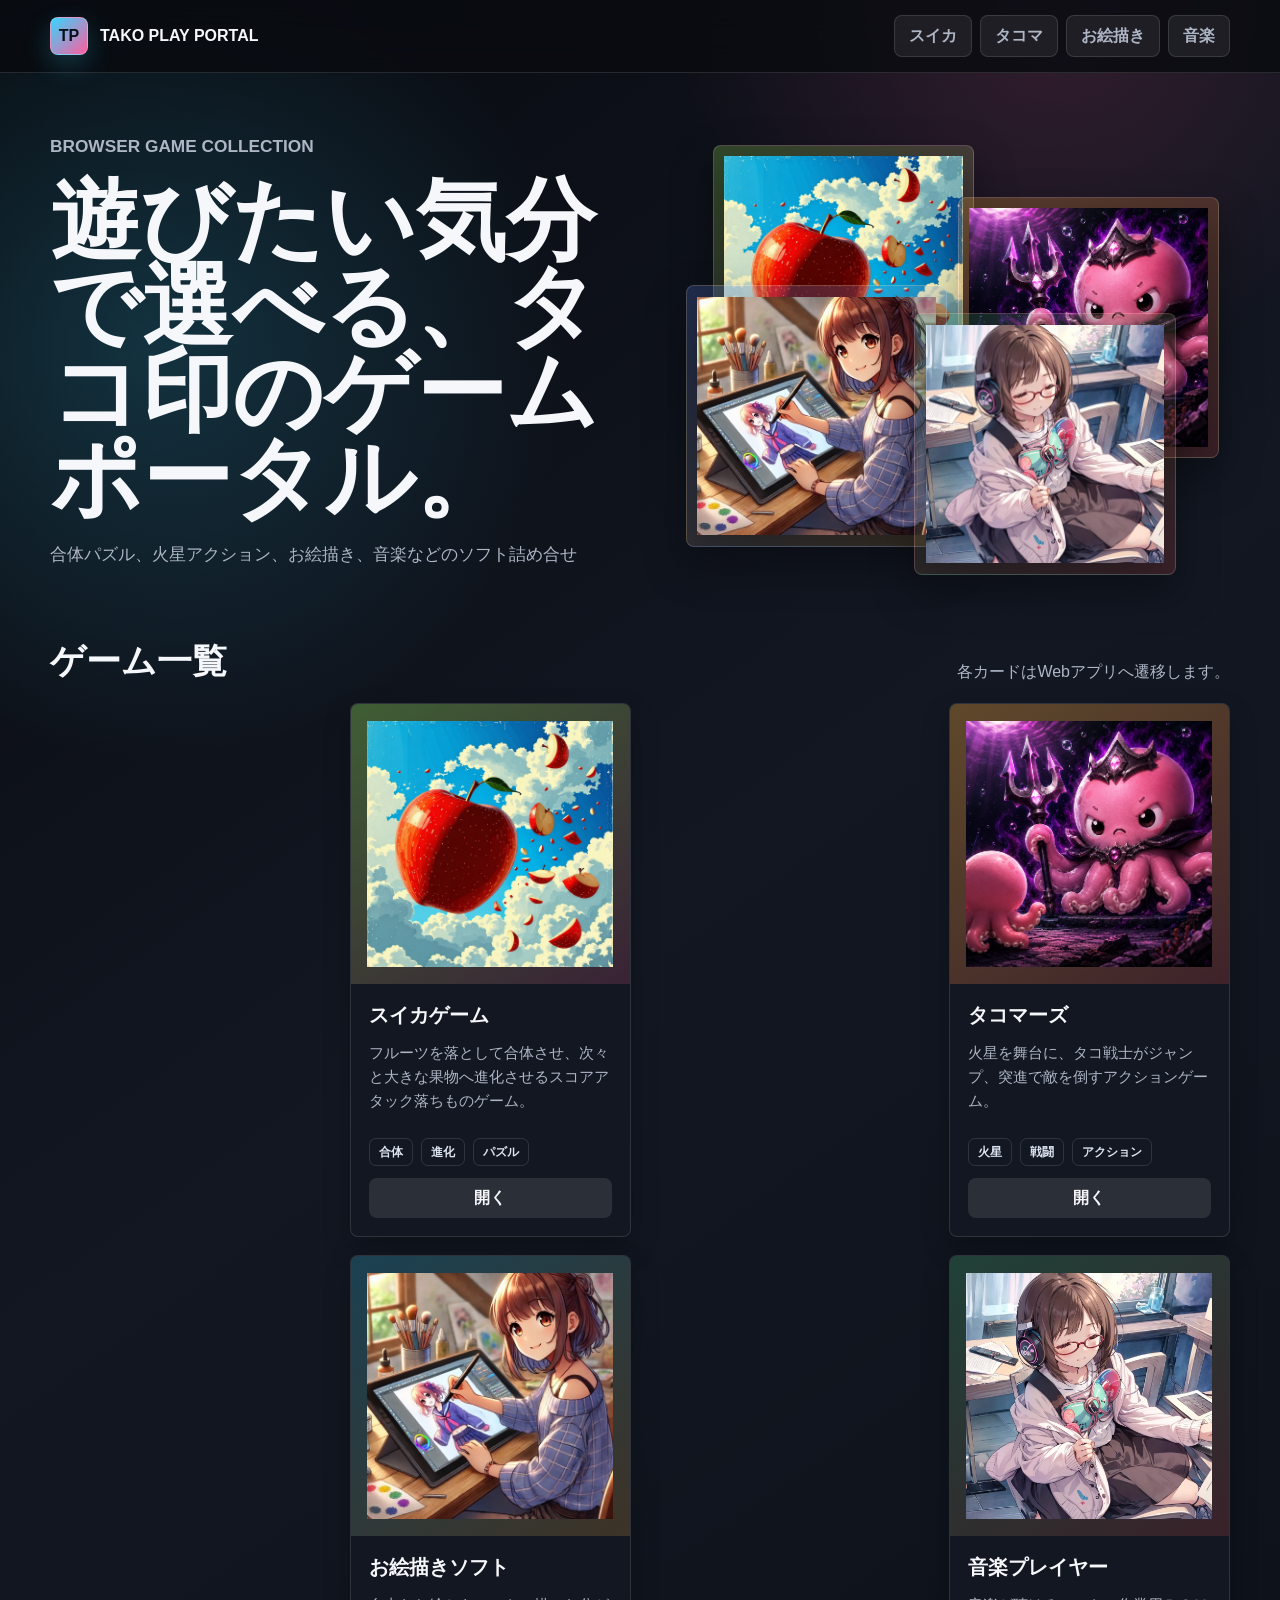
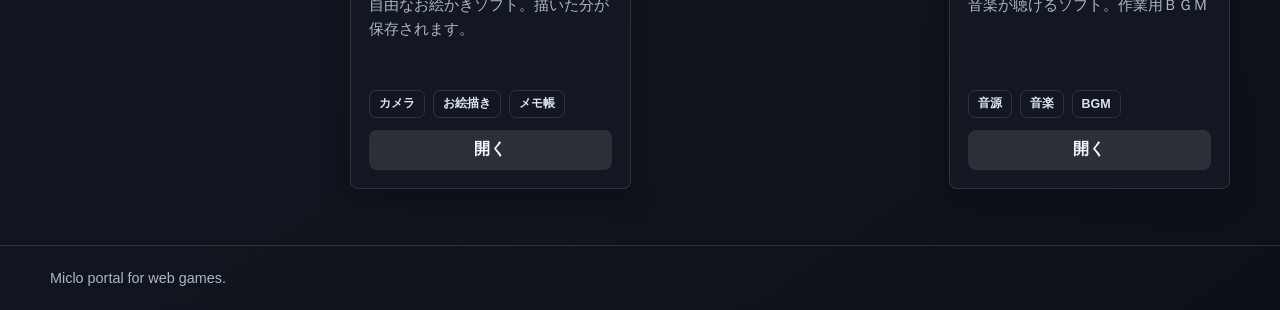
<file: public/index.html>
<!doctype html>
<html lang="ja">
  <head>
    <meta charset="utf-8">
    <meta name="viewport" content="width=device-width, initial-scale=1">
    <title>miclobox</title>
    <link rel="icon" href="icon.png">
    <link rel="manifest" href="manifest.json">
    <link rel="stylesheet" href="portal.css">
  </head>
  <body>
    <script>
    if ('serviceWorker' in navigator) {
        navigator.serviceWorker.register('sw.js')
            .then(() => console.log("sw_ok"))
            .catch(err => console.error("sw_err:", err));
    }
    </script>
    <header class="site-header">
      <div class="site-shell site-nav">
        <a class="brand" href="index.html" aria-label="TAKO PLAY PORTAL ホーム">
          <span class="brand-mark">TP</span>
          <span>TAKO PLAY PORTAL</span>
        </a>
        <nav class="nav-links" aria-label="ゲーム一覧">
          <a class="ghost-button" href="#game1">スイカ</a>
          <a class="ghost-button" href="#game2">タコマ</a>
          <a class="ghost-button" href="#game3">お絵描き</a>
          <a class="ghost-button" href="#game4">音楽</a>
        </nav>
      </div>
    </header>

    <main>
      <section class="site-shell hero">
        <div class="hero-copy">
          <p class="eyebrow">BROWSER GAME COLLECTION</p>
          <h1>遊びたい気分で選べる、タコ印のゲームポータル。</h1>
          <p>
            合体パズル、火星アクション、お絵描き、音楽などのソフト詰め合せ
          </p>
          <!--div class="hero-actions">
            <a class="play-button" href="#games">ゲームを見る</a>
            <a class="ghost-button" href="takomars.html">注目タイトル</a>
          </div-->
        </div>
        <div class="hero-stage" aria-label="ゲームサムネイル">
          <div class="hero-tile"><img src="images/suikagame.png" alt="スイカゲームのサムネイル"></div>
          <div class="hero-tile"><img src="images/takomars.png" alt="タコマーズのサムネイル"></div>
          <div class="hero-tile"><img src="images/paint.png" alt="お絵描きのサムネイル"></div>
          <div class="hero-tile"><img src="images/mplayer.png" alt="音楽プレイヤーのサムネイル"></div>
        </div>
      </section>

      <section class="site-shell" id="games">
        <div class="section-heading">
          <h2>ゲーム一覧</h2>
          <p>各カードはWebアプリへ遷移します。</p>
        </div>

        <div class="game-grid">
          <section class="site-shell" id="game1"></section>
          <article class="game-card" data-tone="fruit">
            <div class="thumb">
              <img src="images/suikagame.png" alt="スイカゲーム">
            </div>
            <div class="game-body">
              <h3>スイカゲーム</h3>
              <p>フルーツを落として合体させ、次々と大きな果物へ進化させるスコアアタック落ちものゲーム。</p>
              <div class="tag-row">
                <span class="tag">合体</span>
                <span class="tag">進化</span>
                <span class="tag">パズル</span>
              </div>
              <a class="card-link" href="suikagame.html">開く</a>
            </div>
          </article>

          <section class="site-shell" id="game2"></section>
          <article class="game-card" data-tone="mars">
            <div class="thumb">
              <img src="images/takomars.png" alt="タコマーズ">
            </div>
            <div class="game-body">
              <h3>タコマーズ</h3>
              <p>火星を舞台に、タコ戦士がジャンプ、突進で敵を倒すアクションゲーム。</p>
              <div class="tag-row">
                <span class="tag">火星</span>
                <span class="tag">戦闘</span>
                <span class="tag">アクション</span>
              </div>
              <a class="card-link" href="takomars.html">開く</a>
            </div>
          </article>

          <section class="site-shell" id="game3"></section>
          <article class="game-card" data-tone="ocean">
            <div class="thumb">
              <img src="images/paint.png" alt="お絵描き">
            </div>
            <div class="game-body">
              <h3>お絵描きソフト</h3>
              <p>自由なお絵かきソフト。描いた分が保存されます。</p>
              <div class="tag-row">
                <span class="tag">カメラ</span>
                <span class="tag">お絵描き</span>
                <span class="tag">メモ帳</span>
              </div>
              <a class="card-link" href="paint.html">開く</a>
            </div>
          </article>

          <section class="site-shell" id="game4"></section>
          <article class="game-card" data-tone="zombie">
            <div class="thumb">
              <img src="images/mplayer.png" alt="音楽プレイヤー">
            </div>
            <div class="game-body">
              <h3>音楽プレイヤー</h3>
              <p>音楽が聴けるソフト。作業用ＢＧＭ</p>
              <div class="tag-row">
                <span class="tag">音源</span>
                <span class="tag">音楽</span>
                <span class="tag">BGM</span>
              </div>
              <a class="card-link" href="mplayer.html">開く</a>
            </div>
          </article>
        </div>
      </section>
    </main>

    <footer class="site-footer">
      <div class="site-shell">Miclo portal for web games.</div>
    </footer>
  </body>
</html>
</file>
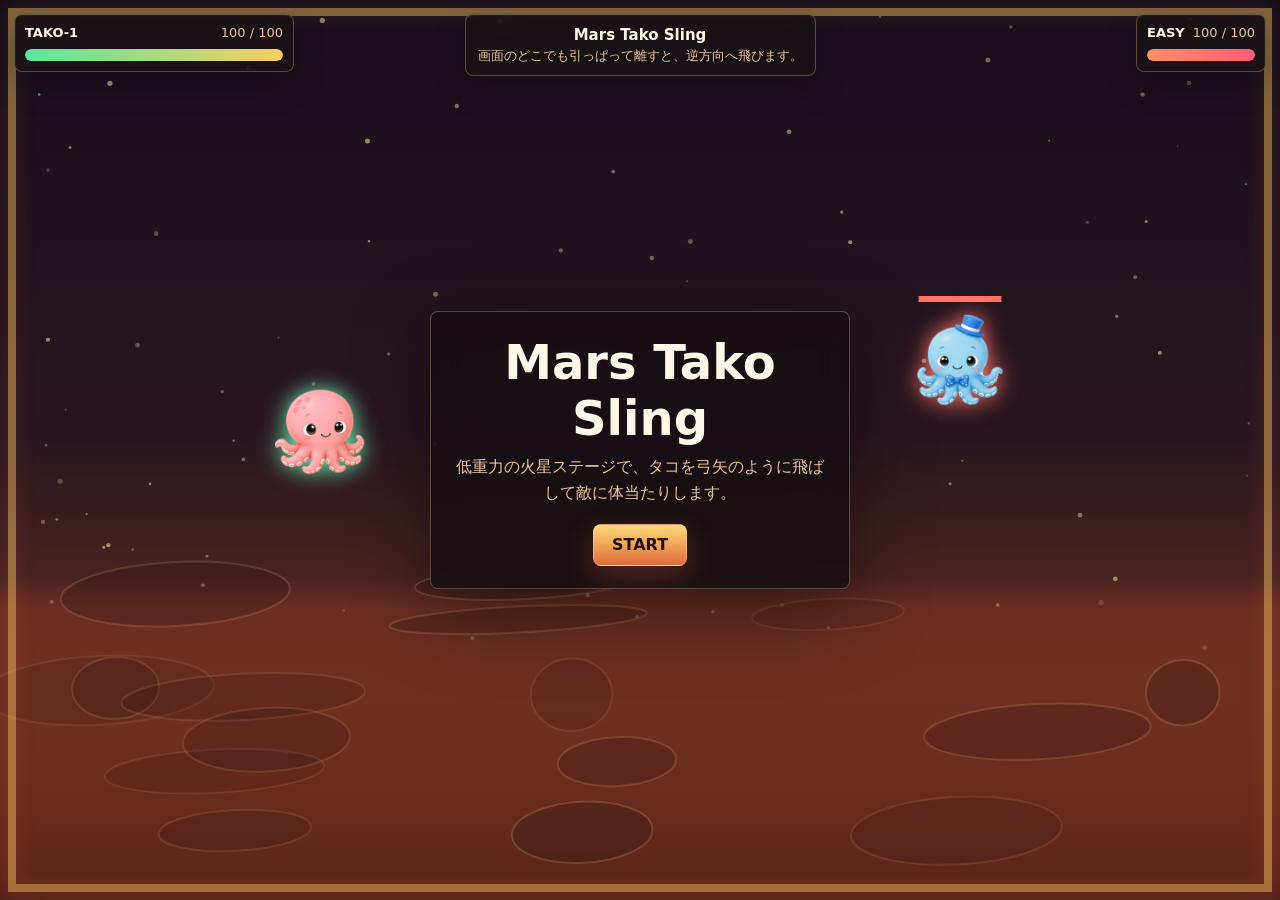
<file: public/takomars.html>
<!doctype html>
<html lang="ja">
<head>
  <meta charset="utf-8">
  <meta name="viewport" content="width=device-width, initial-scale=1, viewport-fit=cover">
  <title>Mars Tako Sling</title>
  <link rel="icon" href="icon.png">
  <link rel="manifest" href="manifest.json">
  <style>
    :root {
      color-scheme: dark;
      --panel: rgba(24, 18, 20, 0.72);
      --line: rgba(255, 222, 169, 0.28);
      --text: #fff7e7;
      --muted: #e7c69f;
      --accent: #ffcf66;
      --danger: #ff6c64;
      --good: #66f0b1;
    }

    * {
      box-sizing: border-box;
    }

    html,
    body {
      width: 100%;
      height: 100%;
      margin: 0;
      overflow: hidden;
      background: #130d14;
      font-family: "Segoe UI", system-ui, -apple-system, BlinkMacSystemFont, sans-serif;
      color: var(--text);
      touch-action: none;
      user-select: none;
    }

    .game-shell {
      position: fixed;
      inset: 0;
      display: grid;
      background:
        radial-gradient(circle at 20% 16%, rgba(255, 207, 102, 0.14), transparent 22%),
        radial-gradient(circle at 78% 10%, rgba(255, 123, 88, 0.10), transparent 26%),
        linear-gradient(180deg, #1a101a 0%, #28151b 48%, #6f2f1f 100%);
    }

    canvas {
      width: 100%;
      height: 100%;
      display: block;
      cursor: crosshair;
    }

    .hud {
      position: fixed;
      top: max(14px, env(safe-area-inset-top));
      left: max(14px, env(safe-area-inset-left));
      right: max(14px, env(safe-area-inset-right));
      display: grid;
      grid-template-columns: minmax(160px, 280px) auto minmax(160px, 280px);
      align-items: start;
      gap: 12px;
      pointer-events: none;
    }

    .meter-card,
    .status-card {
      min-width: 0;
      border: 1px solid var(--line);
      border-radius: 8px;
      background: var(--panel);
      box-shadow: 0 12px 32px rgba(0, 0, 0, 0.22);
      backdrop-filter: blur(12px);
    }

    .meter-card {
      padding: 10px;
    }

    .meter-card.enemy {
      justify-self: end;
    }

    .label-row {
      display: flex;
      justify-content: space-between;
      gap: 8px;
      margin-bottom: 8px;
      font-size: 13px;
      line-height: 1.2;
      color: var(--muted);
      white-space: nowrap;
    }

    .label-row strong {
      color: var(--text);
      font-weight: 700;
    }

    .bar {
      position: relative;
      height: 12px;
      overflow: hidden;
      border-radius: 999px;
      background: rgba(255, 247, 231, 0.15);
    }

    .bar > span {
      position: absolute;
      inset: 0 auto 0 0;
      width: 100%;
      border-radius: inherit;
      background: linear-gradient(90deg, #56e89d, #f8ce5d);
      transition: width 160ms ease;
    }

    .enemy .bar > span {
      background: linear-gradient(90deg, #ff8e64, #ff5c7a);
    }

    .status-card {
      justify-self: center;
      padding: 10px 12px;
      text-align: center;
      font-size: 13px;
      line-height: 1.35;
      color: var(--muted);
      max-width: min(420px, 46vw);
    }

    .status-card strong {
      display: block;
      color: var(--text);
      font-size: 15px;
      margin-bottom: 2px;
    }

    .overlay {
      position: fixed;
      inset: 0;
      display: grid;
      place-items: center;
      padding: 24px;
      pointer-events: none;
      opacity: 0;
      transform: scale(0.98);
      transition: opacity 180ms ease, transform 180ms ease;
    }

    .overlay.show {
      opacity: 1;
      transform: scale(1);
      pointer-events: auto;
    }

    .dialog {
      width: min(420px, 100%);
      padding: 22px;
      border: 1px solid var(--line);
      border-radius: 8px;
      background: rgba(20, 14, 18, 0.86);
      box-shadow: 0 22px 80px rgba(0, 0, 0, 0.42);
      backdrop-filter: blur(16px);
      text-align: center;
    }

    .dialog h1 {
      margin: 0 0 8px;
      font-size: clamp(28px, 6vw, 48px);
      letter-spacing: 0;
    }

    .dialog p {
      margin: 0 0 18px;
      color: var(--muted);
      line-height: 1.6;
    }

    button {
      min-height: 42px;
      border: 1px solid rgba(255, 222, 169, 0.38);
      border-radius: 8px;
      padding: 0 18px;
      background: linear-gradient(180deg, #ffda79, #df6d3d);
      color: #23100d;
      font: inherit;
      font-weight: 800;
      cursor: pointer;
      box-shadow: 0 10px 28px rgba(223, 109, 61, 0.28);
    }

    @media (max-width: 760px) {
      .hud {
        grid-template-columns: 1fr 1fr;
        grid-template-areas:
          "player enemy"
          "status status";
      }

      .player {
        grid-area: player;
      }

      .enemy {
        grid-area: enemy;
      }

      .status-card {
        grid-area: status;
        max-width: 100%;
        width: 100%;
        padding: 8px 10px;
      }
    }

    @media (max-width: 480px) {
      .hud {
        gap: 8px;
        left: 8px;
        right: 8px;
        top: 8px;
      }

      .meter-card {
        padding: 8px;
      }

      .label-row {
        font-size: 12px;
      }

      .status-card {
        font-size: 12px;
      }
    }
  </style>
</head>
<body>
  <main class="game-shell">
    <canvas id="game" aria-label="Mars Tako Sling game canvas"></canvas>
  </main>

  <section class="hud" aria-hidden="true">
    <div class="meter-card player">
      <div class="label-row">
        <strong>TAKO-1</strong>
        <span id="playerHpText">100 / 100</span>
      </div>
      <div class="bar"><span id="playerHpBar"></span></div>
    </div>

    <div class="status-card">
      <strong id="statusTitle">Mars Tako Sling</strong>
        <span id="statusText">画面のどこでも引っぱって離すと、逆方向へ飛びます。</span>
    </div>

    <div class="meter-card enemy">
      <div class="label-row">
        <strong id="enemyName">EASY</strong>
        <span id="enemyHpText">100 / 100</span>
      </div>
      <div class="bar"><span id="enemyHpBar"></span></div>
    </div>
  </section>

  <section id="overlay" class="overlay show">
    <div class="dialog">
      <h1>Mars Tako Sling</h1>
      <p>低重力の火星ステージで、タコを弓矢のように飛ばして敵に体当たりします。</p>
      <button id="startButton" type="button">START</button>
    </div>
  </section>

  <script>
    if ('serviceWorker' in navigator) {
        navigator.serviceWorker.register('sw.js')
            .then(() => console.log("sw_ok"))
            .catch(err => console.error("sw_err:", err));
    }
    (() => {
      const canvas = document.getElementById("game");
      const ctx = canvas.getContext("2d");
      const overlay = document.getElementById("overlay");
      const startButton = document.getElementById("startButton");
      const statusTitle = document.getElementById("statusTitle");
      const statusText = document.getElementById("statusText");
      const playerHpText = document.getElementById("playerHpText");
      const enemyHpText = document.getElementById("enemyHpText");
      const playerHpBar = document.getElementById("playerHpBar");
      const enemyHpBar = document.getElementById("enemyHpBar");
      const enemyName = document.getElementById("enemyName");
      const bgm = new Audio("musics/tako.mp3");
      bgm.loop = true;
      bgm.volume = 0.48;

      const playerImage = new Image();
      const enemyImages = {
        EASY: new Image(),
        NORMAL: new Image(),
        HARD: new Image(),
        BOSS: new Image(),
      };
      playerImage.src = "images/tako1.png";
      enemyImages.EASY.src = "images/tako2.png";
      enemyImages.NORMAL.src = "images/tako3.png";
      enemyImages.HARD.src = "images/tako4.png";
      enemyImages.BOSS.src = "images/tako_boss.png";

      const config = {
        gravity: 360,
        damping: 0.994,
        bounce: 0.82,
        slingPower: 7.2,
        maxPull: 145,
        readySpeed: 70,
        attackSpeed: 165,
        attackWindow: 2.2,
        maxSpeed: 1050,
        enemyThinkMin: 0.85,
        enemyThinkMax: 1.7,
        enemyAimNoise: 0.42,
        damageScale: 0.038,
        bossProjectileSpeed: 430,
      };

      const stages = [
        {
          name: "EASY",
          image: enemyImages.EASY,
          color: "#ff7667",
          hp: 100,
          radiusScale: 1,
          thinkMin: 0.85,
          thinkMax: 1.7,
          aimNoise: 0.42,
          attackPower: 1,
          slingMin: 0.58,
          slingMax: 0.95,
          projectile: false,
        },
        {
          name: "NORMAL",
          image: enemyImages.NORMAL,
          color: "#ff9a4d",
          hp: 125,
          radiusScale: 1.04,
          thinkMin: 0.58,
          thinkMax: 1.15,
          aimNoise: 0.32,
          attackPower: 1.28,
          slingMin: 0.72,
          slingMax: 1.08,
          projectile: false,
        },
        {
          name: "HARD",
          image: enemyImages.HARD,
          color: "#f05dff",
          hp: 155,
          radiusScale: 1.08,
          thinkMin: 0.36,
          thinkMax: 0.82,
          aimNoise: 0.22,
          attackPower: 1.62,
          slingMin: 0.86,
          slingMax: 1.2,
          projectile: false,
        },
        {
          name: "BOSS",
          image: enemyImages.BOSS,
          color: "#ff3f5f",
          hp: 260,
          radiusScale: 1.72,
          thinkMin: 0.46,
          thinkMax: 0.95,
          aimNoise: 0.18,
          attackPower: 1.45,
          slingMin: 0.66,
          slingMax: 1,
          projectile: true,
          projectileInterval: 1.25,
          projectileDamage: 10,
        },
      ];

      const state = {
        width: 0,
        height: 0,
        dpr: 1,
        running: false,
        over: false,
        lastTime: performance.now(),
        stars: [],
        dust: [],
        projectiles: [],
        craters: [],
        dragging: false,
        pointerId: null,
        dragStart: { x: 0, y: 0 },
        dragNow: { x: 0, y: 0 },
        shake: 0,
        messageTimer: 0,
        stageIndex: 0,
        pendingNext: false,
        musicReady: false,
      };

      const player = makeActor("player", playerImage, "#67f0b1");
      const enemy = makeActor("enemy", enemyImages.EASY, "#ff7667");

      function makeActor(type, image, color) {
        return {
          type,
          image,
          color,
          x: 0,
          y: 0,
          vx: 0,
          vy: 0,
          r: 38,
          hp: 100,
          maxHp: 100,
          cooldown: 0,
          attackTimer: 0,
          attackPower: 1,
          baseRadius: 38,
          radiusScale: 1,
          projectileCooldown: 0,
          invuln: 0,
          squash: 0,
          angle: 0,
          alive: true,
        };
      }

      function resize() {
        state.dpr = Math.min(window.devicePixelRatio || 1, 2);
        state.width = Math.max(320, window.innerWidth);
        state.height = Math.max(320, window.innerHeight);
        canvas.width = Math.floor(state.width * state.dpr);
        canvas.height = Math.floor(state.height * state.dpr);
        ctx.setTransform(state.dpr, 0, 0, state.dpr, 0, 0);
        player.baseRadius = clamp(Math.min(state.width, state.height) * 0.052, 28, 46);
        player.r = player.baseRadius;
        enemy.baseRadius = player.baseRadius;
        enemy.r = enemy.baseRadius * enemy.radiusScale;
        buildBackdrop();
        keepInside(player);
        keepInside(enemy);
      }

      function buildBackdrop() {
        const random = seededRandom(84);
        state.stars = Array.from({ length: 90 }, () => ({
          x: random() * state.width,
          y: random() * state.height * 0.72,
          s: 0.7 + random() * 1.9,
          a: 0.22 + random() * 0.48,
        }));
        state.craters = Array.from({ length: 16 }, () => ({
          x: random() * state.width,
          y: state.height * (0.64 + random() * 0.33),
          rx: 34 + random() * 108,
          ry: 9 + random() * 28,
          a: 0.11 + random() * 0.12,
        }));
      }

      function currentStage() {
        return stages[state.stageIndex];
      }

      function applyStage() {
        const stage = currentStage();
        enemy.image = stage.image;
        enemy.color = stage.color;
        enemy.maxHp = stage.hp;
        enemy.hp = stage.hp;
        enemy.radiusScale = stage.radiusScale;
        enemy.r = enemy.baseRadius * stage.radiusScale;
        enemy.attackPower = stage.attackPower;
        enemy.projectileCooldown = stage.projectile ? stage.projectileInterval * 0.8 : 0;
        enemyName.textContent = stage.name;
      }

      function resetGame() {
        applyStage();
        player.x = state.width * 0.24;
        player.y = state.height * 0.44;
        player.vx = 0;
        player.vy = 0;
        player.hp = player.maxHp;
        player.cooldown = 0;
        player.attackTimer = 0;
        player.invuln = 0;
        player.alive = true;

        enemy.x = state.width * 0.76;
        enemy.y = state.height * 0.34;
        enemy.vx = 0;
        enemy.vy = 0;
        enemy.hp = enemy.maxHp;
        enemy.cooldown = currentStage().thinkMax;
        enemy.attackTimer = 0;
        enemy.invuln = 0;
        enemy.alive = true;

        state.running = true;
        state.over = false;
        state.pendingNext = false;
        state.dragging = false;
        state.dust.length = 0;
        state.projectiles.length = 0;
        state.shake = 0;
        setStatus(currentStage().name, "空中でも画面を引っぱると、さらに軌道を変えられます。");
        overlay.classList.remove("show");
        updateHud();
      }

      function placePreviewActors() {
        applyStage();
        player.x = state.width * 0.25;
        player.y = state.height * 0.48;
        player.vx = 0;
        player.vy = 0;
        player.attackTimer = 0;
        player.hp = player.maxHp;
        player.alive = true;

        enemy.x = state.width * 0.75;
        enemy.y = state.height * 0.4;
        enemy.vx = 0;
        enemy.vy = 0;
        enemy.attackTimer = 0;
        enemy.hp = enemy.maxHp;
        enemy.alive = true;
      }

      function update(now) {
        const dt = Math.min((now - state.lastTime) / 1000, 0.033);
        state.lastTime = now;

        if (state.running) {
          stepActor(player, dt);
          stepActor(enemy, dt);
          collideActors(player, enemy);
          updateEnemy(dt);
          updateProjectiles(dt);
          updateParticles(dt);
          checkEnd();
        }

        state.messageTimer = Math.max(0, state.messageTimer - dt);
        state.shake = Math.max(0, state.shake - dt * 18);
        draw();
        requestAnimationFrame(update);
      }

      function stepActor(actor, dt) {
        if (!actor.alive) return;

        actor.cooldown = Math.max(0, actor.cooldown - dt);
        actor.attackTimer = Math.max(0, actor.attackTimer - dt);
        actor.invuln = Math.max(0, actor.invuln - dt);
        actor.squash = Math.max(0, actor.squash - dt * 5);
        actor.vy += config.gravity * dt;
        actor.vx *= Math.pow(config.damping, dt * 60);
        actor.vy *= Math.pow(config.damping, dt * 60);

        const speed = Math.hypot(actor.vx, actor.vy);
        if (speed > config.maxSpeed) {
          const ratio = config.maxSpeed / speed;
          actor.vx *= ratio;
          actor.vy *= ratio;
        }

        actor.x += actor.vx * dt;
        actor.y += actor.vy * dt;
        actor.angle = Math.atan2(actor.vy, actor.vx || 0.001) * 0.18;
        bounceWalls(actor);
      }

      function bounceWalls(actor) {
        let hit = false;
        if (actor.x - actor.r < 12) {
          actor.x = actor.r + 12;
          actor.vx = Math.abs(actor.vx) * config.bounce;
          hit = true;
        } else if (actor.x + actor.r > state.width - 12) {
          actor.x = state.width - actor.r - 12;
          actor.vx = -Math.abs(actor.vx) * config.bounce;
          hit = true;
        }

        if (actor.y - actor.r < 12) {
          actor.y = actor.r + 12;
          actor.vy = Math.abs(actor.vy) * config.bounce;
          hit = true;
        } else if (actor.y + actor.r > state.height - 12) {
          actor.y = state.height - actor.r - 12;
          actor.vy = -Math.abs(actor.vy) * config.bounce;
          actor.vx *= 0.98;
          hit = true;
        }

        if (hit) {
          actor.squash = 1;
          state.shake = Math.max(state.shake, Math.min(6, Math.hypot(actor.vx, actor.vy) / 140));
          spawnDust(actor.x, actor.y, actor.color, 6);
        }
      }

      function collideActors(a, b) {
        if (!a.alive || !b.alive) return;

        const dx = b.x - a.x;
        const dy = b.y - a.y;
        const dist = Math.hypot(dx, dy) || 0.0001;
        const minDist = a.r + b.r;
        if (dist >= minDist) return;

        const nx = dx / dist;
        const ny = dy / dist;
        const overlap = minDist - dist;
        a.x -= nx * overlap * 0.5;
        a.y -= ny * overlap * 0.5;
        b.x += nx * overlap * 0.5;
        b.y += ny * overlap * 0.5;

        const relVx = b.vx - a.vx;
        const relVy = b.vy - a.vy;
        const normalSpeed = relVx * nx + relVy * ny;
        if (normalSpeed < 0) {
          const impulse = -(1.05) * normalSpeed / 2;
          a.vx -= impulse * nx;
          a.vy -= impulse * ny;
          b.vx += impulse * nx;
          b.vy += impulse * ny;
        }

        const impact = Math.hypot(relVx, relVy);
        if (impact > config.attackSpeed) {
          const aAttacking = a.attackTimer > 0 && Math.hypot(a.vx, a.vy) > config.attackSpeed;
          const bAttacking = b.attackTimer > 0 && Math.hypot(b.vx, b.vy) > config.attackSpeed;
          const baseDamage = Math.round((impact - config.attackSpeed) * config.damageScale);

          if (baseDamage > 0 && aAttacking && b.invuln <= 0) {
            const damage = Math.max(1, Math.round(baseDamage * a.attackPower));
            hurt(b, damage);
            registerHit(damage, impact, (a.x + b.x) / 2, (a.y + b.y) / 2);
          }

          if (baseDamage > 0 && bAttacking && a.invuln <= 0) {
            const damage = Math.max(1, Math.round(baseDamage * b.attackPower));
            hurt(a, damage);
            registerHit(damage, impact, (a.x + b.x) / 2, (a.y + b.y) / 2);
          }
        }
      }

      function registerHit(damage, impact, x, y) {
        state.shake = Math.max(state.shake, Math.min(10, damage * 0.45));
        spawnDust(x, y, "#ffcf66", 16);
        flashMessage(`${damage} DAMAGE`, impact > 520 ? "大きな体当たりが決まりました。" : "体当たりヒット。");
      }

      function hurt(actor, damage) {
        actor.hp = Math.max(0, actor.hp - damage);
        actor.invuln = 0.32;
        actor.squash = 1;
        updateHud();
        if (actor.hp <= 0) {
          actor.alive = false;
          spawnDust(actor.x, actor.y, actor.color, 42);
        }
      }

      function updateEnemy(dt) {
        if (!enemy.alive || state.over) return;

        const stage = currentStage();
        if (stage.projectile) {
          enemy.projectileCooldown -= dt;
          if (enemy.projectileCooldown <= 0) {
            enemy.projectileCooldown = stage.projectileInterval;
            shootBossProjectile(stage);
          }
        }

        const speed = Math.hypot(enemy.vx, enemy.vy);
        if (speed > config.readySpeed || enemy.cooldown > 0) return;

        enemy.cooldown = randomBetween(stage.thinkMin, stage.thinkMax);
        const dx = player.x - enemy.x;
        const dy = player.y - enemy.y;
        const baseAngle = Math.atan2(dy, dx);
        const noisyAngle = baseAngle + randomBetween(-stage.aimNoise, stage.aimNoise);
        const distance = clamp(Math.hypot(dx, dy), 80, config.maxPull);
        const power = randomBetween(stage.slingMin, stage.slingMax) * distance * config.slingPower;

        enemy.vx = Math.cos(noisyAngle) * power;
        enemy.vy = Math.sin(noisyAngle) * power - randomBetween(20, 110);
        enemy.attackTimer = config.attackWindow;
        enemy.squash = 1;
        spawnDust(enemy.x, enemy.y, enemy.color, 12);
      }

      function shootBossProjectile(stage) {
        if (!player.alive) return;

        const angle = Math.atan2(player.y - enemy.y, player.x - enemy.x) + randomBetween(-0.1, 0.1);
        const start = enemy.r + 18;
        state.projectiles.push({
          x: enemy.x + Math.cos(angle) * start,
          y: enemy.y + Math.sin(angle) * start,
          vx: Math.cos(angle) * config.bossProjectileSpeed,
          vy: Math.sin(angle) * config.bossProjectileSpeed,
          r: clamp(enemy.r * 0.16, 10, 18),
          life: 3.4,
          damage: stage.projectileDamage,
          color: stage.color,
        });
        spawnDust(enemy.x, enemy.y, stage.color, 8);
      }

      function updateProjectiles(dt) {
        for (let i = state.projectiles.length - 1; i >= 0; i -= 1) {
          const shot = state.projectiles[i];
          shot.life -= dt;
          shot.x += shot.vx * dt;
          shot.y += shot.vy * dt;

          const outside =
            shot.life <= 0 ||
            shot.x < -shot.r ||
            shot.x > state.width + shot.r ||
            shot.y < -shot.r ||
            shot.y > state.height + shot.r;

          if (outside) {
            state.projectiles.splice(i, 1);
            continue;
          }

          if (player.alive && player.invuln <= 0 && Math.hypot(player.x - shot.x, player.y - shot.y) < player.r + shot.r) {
            hurt(player, shot.damage);
            state.projectiles.splice(i, 1);
            state.shake = Math.max(state.shake, 7);
            spawnDust(shot.x, shot.y, shot.color, 22);
            flashMessage("BOSS SHOT", `${shot.damage}ダメージ`);
          }
        }
      }

      function checkEnd() {
        if (state.over) return;
        if (!enemy.alive) {
          if (state.stageIndex < stages.length - 1) {
            state.pendingNext = true;
            endGame("STAGE CLEAR", `${currentStage().name}を突破しました。次の敵が接近中です。`, "NEXT");
          } else {
            endGame("ALL CLEAR", "ボス撃破。火星ステージ完全制圧です。", "RESTART");
          }
        } else if (!player.alive) {
          endGame("GAME OVER", `${currentStage().name}に押し切られました。`, "RETRY");
        }
      }

      function endGame(title, text, buttonText = "RESTART") {
        state.over = true;
        state.running = false;
        pauseMusic();
        setStatus(title, text);
        overlay.querySelector("h1").textContent = title;
        overlay.querySelector("p").textContent = text;
        startButton.textContent = buttonText;
        overlay.classList.add("show");
      }

      function spawnDust(x, y, color, amount) {
        for (let i = 0; i < amount; i += 1) {
          const a = Math.random() * Math.PI * 2;
          const s = randomBetween(30, 240);
          state.dust.push({
            x,
            y,
            vx: Math.cos(a) * s,
            vy: Math.sin(a) * s - randomBetween(0, 80),
            life: randomBetween(0.35, 0.85),
            max: 0,
            size: randomBetween(2, 6),
            color,
          });
          state.dust[state.dust.length - 1].max = state.dust[state.dust.length - 1].life;
        }
      }

      function updateParticles(dt) {
        for (let i = state.dust.length - 1; i >= 0; i -= 1) {
          const p = state.dust[i];
          p.life -= dt;
          p.vy += config.gravity * 0.35 * dt;
          p.x += p.vx * dt;
          p.y += p.vy * dt;
          if (p.life <= 0) state.dust.splice(i, 1);
        }
      }

      function draw() {
        const sx = state.shake ? randomBetween(-state.shake, state.shake) : 0;
        const sy = state.shake ? randomBetween(-state.shake, state.shake) : 0;
        ctx.save();
        ctx.translate(sx, sy);
        drawBackground();
        drawWalls();
        drawSling();
        drawProjectiles();
        drawActor(enemy);
        drawActor(player);
        drawParticles();
        ctx.restore();
      }

      function drawBackground() {
        const sky = ctx.createLinearGradient(0, 0, 0, state.height);
        sky.addColorStop(0, "#170f1b");
        sky.addColorStop(0.48, "#2a1620");
        sky.addColorStop(1, "#8b3e25");
        ctx.fillStyle = sky;
        ctx.fillRect(0, 0, state.width, state.height);

        ctx.fillStyle = "rgba(255, 236, 185, 0.82)";
        for (const star of state.stars) {
          ctx.globalAlpha = star.a;
          ctx.beginPath();
          ctx.arc(star.x, star.y, star.s, 0, Math.PI * 2);
          ctx.fill();
        }
        ctx.globalAlpha = 1;

        const horizon = state.height * 0.64;
        const ground = ctx.createLinearGradient(0, horizon, 0, state.height);
        ground.addColorStop(0, "rgba(137, 58, 33, 0.0)");
        ground.addColorStop(0.1, "rgba(137, 58, 33, 0.46)");
        ground.addColorStop(1, "rgba(78, 31, 22, 0.85)");
        ctx.fillStyle = ground;
        ctx.fillRect(0, horizon, state.width, state.height - horizon);

        for (const crater of state.craters) {
          ctx.fillStyle = `rgba(32, 18, 17, ${crater.a})`;
          ctx.beginPath();
          ctx.ellipse(crater.x, crater.y, crater.rx, crater.ry, -0.05, 0, Math.PI * 2);
          ctx.fill();
          ctx.strokeStyle = `rgba(255, 202, 140, ${crater.a * 0.8})`;
          ctx.lineWidth = 2;
          ctx.stroke();
        }
      }

      function drawWalls() {
        ctx.save();
        ctx.lineWidth = 8;
        ctx.strokeStyle = "rgba(255, 207, 102, 0.42)";
        ctx.shadowBlur = 20;
        ctx.shadowColor = "rgba(255, 115, 72, 0.45)";
        ctx.strokeRect(12, 12, state.width - 24, state.height - 24);
        ctx.restore();
      }

      function drawSling() {
        if (!state.dragging) return;

        const pull = getPullVector();
        const power = Math.hypot(pull.x, pull.y) / config.maxPull;
        const targetX = player.x - pull.x;
        const targetY = player.y - pull.y;

        ctx.save();
        ctx.lineCap = "round";
        ctx.lineJoin = "round";
        ctx.strokeStyle = `rgba(255, 218, 121, ${0.55 + power * 0.35})`;
        ctx.lineWidth = 5;
        ctx.setLineDash([10, 9]);
        ctx.beginPath();
        ctx.moveTo(player.x, player.y);
        ctx.lineTo(targetX, targetY);
        ctx.stroke();
        ctx.setLineDash([]);

        const angle = Math.atan2(-pull.y, -pull.x);
        ctx.translate(targetX, targetY);
        ctx.rotate(angle);
        ctx.fillStyle = "rgba(255, 218, 121, 0.9)";
        ctx.beginPath();
        ctx.moveTo(18, 0);
        ctx.lineTo(-8, -10);
        ctx.lineTo(-4, 0);
        ctx.lineTo(-8, 10);
        ctx.closePath();
        ctx.fill();
        ctx.restore();

        ctx.save();
        ctx.strokeStyle = "rgba(255, 247, 231, 0.36)";
        ctx.lineWidth = 2;
        ctx.beginPath();
        ctx.arc(player.x, player.y, player.r + 12 + power * 15, 0, Math.PI * 2);
        ctx.stroke();
        ctx.restore();
      }

      function drawActor(actor) {
        if (!actor.alive) return;

        const flash = actor.invuln > 0 && Math.floor(actor.invuln * 24) % 2 === 0;
        const speed = Math.hypot(actor.vx, actor.vy);
        const stretch = Math.min(0.18, speed / 4200) + actor.squash * 0.12;

        ctx.save();
        ctx.translate(actor.x, actor.y);
        ctx.rotate(actor.angle);
        ctx.scale(1 + stretch, 1 - stretch * 0.7);

        ctx.shadowBlur = 22;
        ctx.shadowColor = actor.color;
        ctx.globalAlpha = flash ? 0.45 : 1;
        if (actor.image.complete && actor.image.naturalWidth > 0) {
          ctx.drawImage(actor.image, -actor.r, -actor.r, actor.r * 2, actor.r * 2);
        } else {
          ctx.fillStyle = actor.color;
          ctx.beginPath();
          ctx.arc(0, 0, actor.r, 0, Math.PI * 2);
          ctx.fill();
        }
        ctx.globalAlpha = 1;
        ctx.restore();

        if (actor.attackTimer > 0) {
          const pulse = 1 + Math.sin(performance.now() / 70) * 0.08;
          ctx.save();
          ctx.strokeStyle = actor.type === "player" ? "rgba(102, 240, 177, 0.52)" : "rgba(255, 118, 103, 0.48)";
          ctx.lineWidth = 3;
          ctx.beginPath();
          ctx.arc(actor.x, actor.y, (actor.r + 10) * pulse, 0, Math.PI * 2);
          ctx.stroke();
          ctx.restore();
        }

        if (actor.type === "enemy" && actor.alive) {
          drawSmallHp(actor);
        }
      }

      function drawSmallHp(actor) {
        const w = actor.r * 1.8;
        const h = 6;
        const x = actor.x - w / 2;
        const y = actor.y - actor.r - 18;
        ctx.fillStyle = "rgba(20, 12, 14, 0.72)";
        ctx.fillRect(x, y, w, h);
        ctx.fillStyle = actor.color;
        ctx.fillRect(x, y, w * (actor.hp / actor.maxHp), h);
      }

      function drawProjectiles() {
        for (const shot of state.projectiles) {
          ctx.save();
          ctx.shadowBlur = 18;
          ctx.shadowColor = shot.color;
          ctx.fillStyle = shot.color;
          ctx.beginPath();
          ctx.arc(shot.x, shot.y, shot.r, 0, Math.PI * 2);
          ctx.fill();
          ctx.strokeStyle = "rgba(255, 247, 231, 0.65)";
          ctx.lineWidth = 2;
          ctx.stroke();
          ctx.restore();
        }
      }

      function drawParticles() {
        for (const p of state.dust) {
          const alpha = Math.max(0, p.life / p.max);
          ctx.globalAlpha = alpha;
          ctx.fillStyle = p.color;
          ctx.beginPath();
          ctx.arc(p.x, p.y, p.size * (1 - alpha * 0.35), 0, Math.PI * 2);
          ctx.fill();
        }
        ctx.globalAlpha = 1;
      }

      function getPointerPosition(event) {
        const rect = canvas.getBoundingClientRect();
        return {
          x: event.clientX - rect.left,
          y: event.clientY - rect.top,
        };
      }

      function canControlPlayer() {
        return state.running && player.alive && player.cooldown <= 0;
      }

      function getPullVector() {
        let x = state.dragNow.x - state.dragStart.x;
        let y = state.dragNow.y - state.dragStart.y;
        const length = Math.hypot(x, y);
        if (length > config.maxPull) {
          const ratio = config.maxPull / length;
          x *= ratio;
          y *= ratio;
        }
        return { x, y };
      }

      function pointerDown(event) {
        if (!canControlPlayer()) return;

        const pos = getPointerPosition(event);
        canvas.setPointerCapture(event.pointerId);
        state.dragging = true;
        state.pointerId = event.pointerId;
        state.dragStart = pos;
        state.dragNow = pos;
      }

      function pointerMove(event) {
        if (!state.dragging || event.pointerId !== state.pointerId) return;
        state.dragNow = getPointerPosition(event);
      }

      function pointerUp(event) {
        if (!state.dragging || event.pointerId !== state.pointerId) return;

        const pull = getPullVector();
        const power = Math.hypot(pull.x, pull.y);
        if (power > 12) {
          player.vx = player.vx * 0.28 - pull.x * config.slingPower;
          player.vy = player.vy * 0.28 - pull.y * config.slingPower;
          player.cooldown = 0.34;
          player.attackTimer = config.attackWindow;
          player.squash = 1;
          spawnDust(player.x, player.y, player.color, 14);
          setStatus("SLING", `威力 ${Math.round((power / config.maxPull) * 100)}%`);
        }

        state.dragging = false;
        state.pointerId = null;
      }

      function updateHud() {
        playerHpText.textContent = `${Math.ceil(player.hp)} / ${player.maxHp}`;
        enemyHpText.textContent = `${Math.ceil(enemy.hp)} / ${enemy.maxHp}`;
        enemyName.textContent = currentStage().name;
        playerHpBar.style.width = `${clamp(player.hp / player.maxHp, 0, 1) * 100}%`;
        enemyHpBar.style.width = `${clamp(enemy.hp / enemy.maxHp, 0, 1) * 100}%`;
      }

      function setStatus(title, text) {
        statusTitle.textContent = title;
        statusText.textContent = text;
        state.messageTimer = 1.8;
      }

      function flashMessage(title, text) {
        setStatus(title, text);
      }

      function keepInside(actor) {
        actor.x = clamp(actor.x || actor.r + 12, actor.r + 12, state.width - actor.r - 12);
        actor.y = clamp(actor.y || actor.r + 12, actor.r + 12, state.height - actor.r - 12);
      }

      function clamp(value, min, max) {
        return Math.max(min, Math.min(max, value));
      }

      function randomBetween(min, max) {
        return min + Math.random() * (max - min);
      }

      function seededRandom(seed) {
        let t = seed;
        return () => {
          t += 0x6D2B79F5;
          let r = Math.imul(t ^ (t >>> 15), 1 | t);
          r ^= r + Math.imul(r ^ (r >>> 7), 61 | r);
          return ((r ^ (r >>> 14)) >>> 0) / 4294967296;
        };
      }

      function playMusic() {
        state.musicReady = true;
        bgm.play().catch(() => {
          state.musicReady = false;
          setStatus("SOUND READY", "ブラウザの音声許可後にBGMが再生されます。");
        });
      }

      function pauseMusic() {
        bgm.pause();
      }

      function handleStartButton() {
        playMusic();

        if (state.pendingNext) {
          state.stageIndex += 1;
          resetGame();
          return;
        }

        if (state.over && !enemy.alive && state.stageIndex === stages.length - 1) {
          state.stageIndex = 0;
        }

        resetGame();
      }

      window.addEventListener("resize", resize);
      canvas.addEventListener("pointerdown", pointerDown);
      canvas.addEventListener("pointermove", pointerMove);
      canvas.addEventListener("pointerup", pointerUp);
      canvas.addEventListener("pointercancel", pointerUp);
      startButton.addEventListener("click", handleStartButton);

      resize();
      placePreviewActors();
      updateHud();
      requestAnimationFrame(update);
    })();
  </script>
</body>
</html>
</file>
<file: public/portal.css>
:root {
  color-scheme: dark;
  --bg: #090b10;
  --panel: #141822;
  --panel-strong: #1d2330;
  --text: #f6f7fb;
  --muted: #aeb6c6;
  --line: rgba(255, 255, 255, 0.12);
  --cyan: #35d6ff;
  --pink: #ff5d9f;
  --lime: #9df45d;
  --amber: #ffb23f;
  --red: #ff5a52;
  --green: #49c783;
  --blue: #5d8dff;
  --shadow: 0 18px 42px rgba(0, 0, 0, 0.34);
}

* {
  box-sizing: border-box;
}

html {
  min-height: 100%;
}

body {
  min-height: 100%;
  margin: 0;
  font-family: "Segoe UI", "Hiragino Kaku Gothic ProN", "Yu Gothic", Meiryo, sans-serif;
  color: var(--text);
  background:
    radial-gradient(circle at 12% 18%, rgba(53, 214, 255, 0.18), transparent 26rem),
    radial-gradient(circle at 82% 0%, rgba(255, 93, 159, 0.16), transparent 24rem),
    linear-gradient(145deg, #080a0f 0%, #121722 48%, #0c1119 100%);
}

a {
  color: inherit;
  text-decoration: none;
}

.site-shell {
  width: min(1180px, calc(100% - 32px));
  margin: 0 auto;
}

.site-header {
  position: sticky;
  top: 0;
  z-index: 10;
  border-bottom: 1px solid var(--line);
  background: rgba(9, 11, 16, 0.82);
  backdrop-filter: blur(16px);
}

.site-nav {
  display: flex;
  min-height: 72px;
  align-items: center;
  justify-content: space-between;
  gap: 20px;
}

.brand {
  display: flex;
  align-items: center;
  gap: 12px;
  font-weight: 800;
  letter-spacing: 0;
}

.brand-mark {
  display: grid;
  width: 38px;
  height: 38px;
  place-items: center;
  border: 1px solid rgba(255, 255, 255, 0.24);
  border-radius: 8px;
  background: linear-gradient(135deg, var(--cyan), var(--pink));
  color: #071018;
  box-shadow: 0 10px 26px rgba(53, 214, 255, 0.22);
}

.nav-links {
  display: flex;
  align-items: center;
  gap: 8px;
}

.nav-links a,
.ghost-button,
.play-button {
  display: inline-flex;
  min-height: 42px;
  align-items: center;
  justify-content: center;
  gap: 8px;
  border-radius: 8px;
  font-weight: 700;
}

.nav-links a {
  padding: 0 14px;
  color: var(--muted);
}

.nav-links a:hover {
  color: var(--text);
  background: rgba(255, 255, 255, 0.08);
}

.hero {
  display: grid;
  grid-template-columns: minmax(0, 1.05fr) minmax(320px, 0.95fr);
  gap: 34px;
  align-items: center;
  padding: 58px 0 34px;
}

.hero-copy {
  max-width: 660px;
}

.eyebrow {
  margin: 0 0 14px;
  color: var(--cyan);
  font-size: 0.83rem;
  font-weight: 800;
  letter-spacing: 0;
}

h1,
h2,
h3,
p {
  margin-top: 0;
}

h1 {
  margin-bottom: 18px;
  font-size: clamp(2.7rem, 7vw, 5.6rem);
  line-height: 0.96;
  letter-spacing: 0;
}

.hero-copy p {
  max-width: 58ch;
  color: var(--muted);
  font-size: 1.08rem;
  line-height: 1.85;
}

.hero-actions {
  display: flex;
  flex-wrap: wrap;
  gap: 12px;
  margin-top: 28px;
}

.play-button {
  padding: 0 18px;
  border: 0;
  background: #f8fbff;
  color: #0c1119;
  box-shadow: 0 12px 30px rgba(255, 255, 255, 0.14);
}

.ghost-button {
  padding: 0 18px;
  border: 1px solid var(--line);
  background: rgba(255, 255, 255, 0.07);
  color: var(--text);
}

.hero-stage {
  position: relative;
  min-height: 430px;
}

.hero-tile {
  position: absolute;
  display: grid;
  overflow: hidden;
  width: 48%;
  min-width: 178px;
  aspect-ratio: 1;
  place-items: center;
  border: 1px solid rgba(255, 255, 255, 0.15);
  border-radius: 8px;
  background: var(--panel);
  box-shadow: var(--shadow);
}

.hero-tile img {
  width: 92%;
  height: 92%;
  object-fit: contain;
  filter: drop-shadow(0 18px 20px rgba(0, 0, 0, 0.28));
}

.hero-tile:nth-child(1) {
  top: 0;
  left: 5%;
  background: linear-gradient(145deg, rgba(157, 244, 93, 0.24), rgba(255, 93, 159, 0.17));
}

.hero-tile:nth-child(2) {
  top: 52px;
  right: 2%;
  background: linear-gradient(145deg, rgba(255, 178, 63, 0.24), rgba(255, 90, 82, 0.18));
}

.hero-tile:nth-child(3) {
  bottom: 28px;
  left: 0;
  background: linear-gradient(145deg, rgba(93, 141, 255, 0.22), rgba(255, 178, 63, 0.18));
}

.hero-tile:nth-child(4) {
  right: 10%;
  bottom: 0;
  background: linear-gradient(145deg, rgba(73, 199, 131, 0.2), rgba(255, 90, 82, 0.18));
}

.section-heading {
  display: flex;
  align-items: end;
  justify-content: space-between;
  gap: 18px;
  margin: 16px 0 18px;
}

.section-heading h2 {
  margin-bottom: 0;
  font-size: clamp(1.55rem, 3vw, 2.2rem);
  letter-spacing: 0;
}

.section-heading p {
  max-width: 42ch;
  margin-bottom: 0;
  color: var(--muted);
  line-height: 1.7;
}

.game-grid {
  display: grid;
  grid-template-columns: repeat(4, minmax(0, 1fr));
  gap: 18px;
  padding-bottom: 56px;
}

.game-card {
  display: grid;
  min-height: 100%;
  overflow: hidden;
  border: 1px solid var(--line);
  border-radius: 8px;
  background: rgba(20, 24, 34, 0.92);
  box-shadow: 0 12px 28px rgba(0, 0, 0, 0.22);
  transition: transform 160ms ease, border-color 160ms ease, background 160ms ease;
}

.game-card:hover {
  transform: translateY(-4px);
  border-color: rgba(255, 255, 255, 0.32);
  background: rgba(29, 35, 48, 0.96);
}

.thumb {
  display: grid;
  aspect-ratio: 1;
  place-items: center;
  background: linear-gradient(145deg, rgba(255, 255, 255, 0.08), rgba(255, 255, 255, 0.02));
}

.thumb img {
  width: 88%;
  height: 88%;
  object-fit: contain;
}

.game-card[data-tone="fruit"] .thumb {
  background: linear-gradient(145deg, rgba(157, 244, 93, 0.32), rgba(255, 93, 159, 0.16));
}

.game-card[data-tone="mars"] .thumb {
  background: linear-gradient(145deg, rgba(255, 178, 63, 0.32), rgba(255, 90, 82, 0.18));
}

.game-card[data-tone="ocean"] .thumb {
  background: linear-gradient(145deg, rgba(53, 214, 255, 0.22), rgba(255, 178, 63, 0.18));
}

.game-card[data-tone="zombie"] .thumb {
  background: linear-gradient(145deg, rgba(73, 199, 131, 0.24), rgba(255, 90, 82, 0.16));
}

.game-body {
  display: grid;
  gap: 12px;
  padding: 18px;
}

.game-body h3 {
  margin-bottom: 0;
  font-size: 1.22rem;
  letter-spacing: 0;
}

.game-body p {
  min-height: 5.8em;
  margin-bottom: 0;
  color: var(--muted);
  font-size: 0.92rem;
  line-height: 1.65;
}

.tag-row {
  display: flex;
  flex-wrap: wrap;
  gap: 8px;
}

.tag {
  display: inline-flex;
  min-height: 28px;
  align-items: center;
  border: 1px solid rgba(255, 255, 255, 0.12);
  border-radius: 7px;
  padding: 0 9px;
  color: #dce3f0;
  font-size: 0.78rem;
  font-weight: 700;
}

.card-link {
  display: inline-flex;
  min-height: 40px;
  align-items: center;
  justify-content: center;
  border-radius: 8px;
  background: rgba(255, 255, 255, 0.1);
  font-weight: 800;
}

.card-link:hover {
  background: rgba(255, 255, 255, 0.17);
}

.detail-main {
  display: grid;
  min-height: calc(100vh - 72px);
  grid-template-columns: minmax(0, 1fr) minmax(300px, 420px);
  gap: 46px;
  align-items: center;
  padding: 48px 0;
}

.detail-copy h1 {
  max-width: 760px;
}

.detail-copy p {
  max-width: 60ch;
  color: var(--muted);
  font-size: 1.08rem;
  line-height: 1.85;
}

.detail-art {
  display: grid;
  aspect-ratio: 1;
  place-items: center;
  border: 1px solid var(--line);
  border-radius: 8px;
  background: rgba(20, 24, 34, 0.78);
  box-shadow: var(--shadow);
}

.detail-art img {
  width: 88%;
  height: 88%;
  object-fit: contain;
}

.feature-list {
  display: grid;
  grid-template-columns: repeat(3, minmax(0, 1fr));
  gap: 12px;
  margin: 28px 0;
  padding: 0;
  list-style: none;
}

.feature-list li {
  border: 1px solid var(--line);
  border-radius: 8px;
  padding: 14px;
  background: rgba(255, 255, 255, 0.06);
  color: #dce3f0;
  font-weight: 700;
}

.tone-fruit {
  --accent: var(--lime);
}

.tone-mars {
  --accent: var(--amber);
}

.tone-ocean {
  --accent: var(--cyan);
}

.tone-zombie {
  --accent: var(--green);
}

.detail-page .eyebrow {
  color: var(--accent);
}

.detail-page .play-button {
  background: var(--accent);
}

.site-footer {
  border-top: 1px solid var(--line);
  padding: 24px 0;
  color: var(--muted);
  font-size: 0.9rem;
}

@media (max-width: 980px) {
  .hero,
  .detail-main {
    grid-template-columns: 1fr;
  }

  .hero-stage {
    min-height: 360px;
  }

  .game-grid {
    grid-template-columns: repeat(2, minmax(0, 1fr));
  }

  .feature-list {
    grid-template-columns: 1fr;
  }
}

@media (max-width: 640px) {
  .site-shell {
    width: min(100% - 22px, 1180px);
  }

  .site-nav {
    align-items: flex-start;
    flex-direction: column;
    padding: 14px 0;
  }

  .nav-links {
    width: 100%;
    overflow-x: auto;
    padding-bottom: 2px;
  }

  .nav-links a {
    flex: 0 0 auto;
  }

  .hero {
    padding-top: 36px;
  }

  .hero-stage {
    min-height: 300px;
  }

  .hero-tile {
    min-width: 140px;
  }

  .section-heading {
    align-items: flex-start;
    flex-direction: column;
  }

  .game-grid {
    grid-template-columns: 1fr;
  }

  .game-body p {
    min-height: auto;
  }
}
</file>
